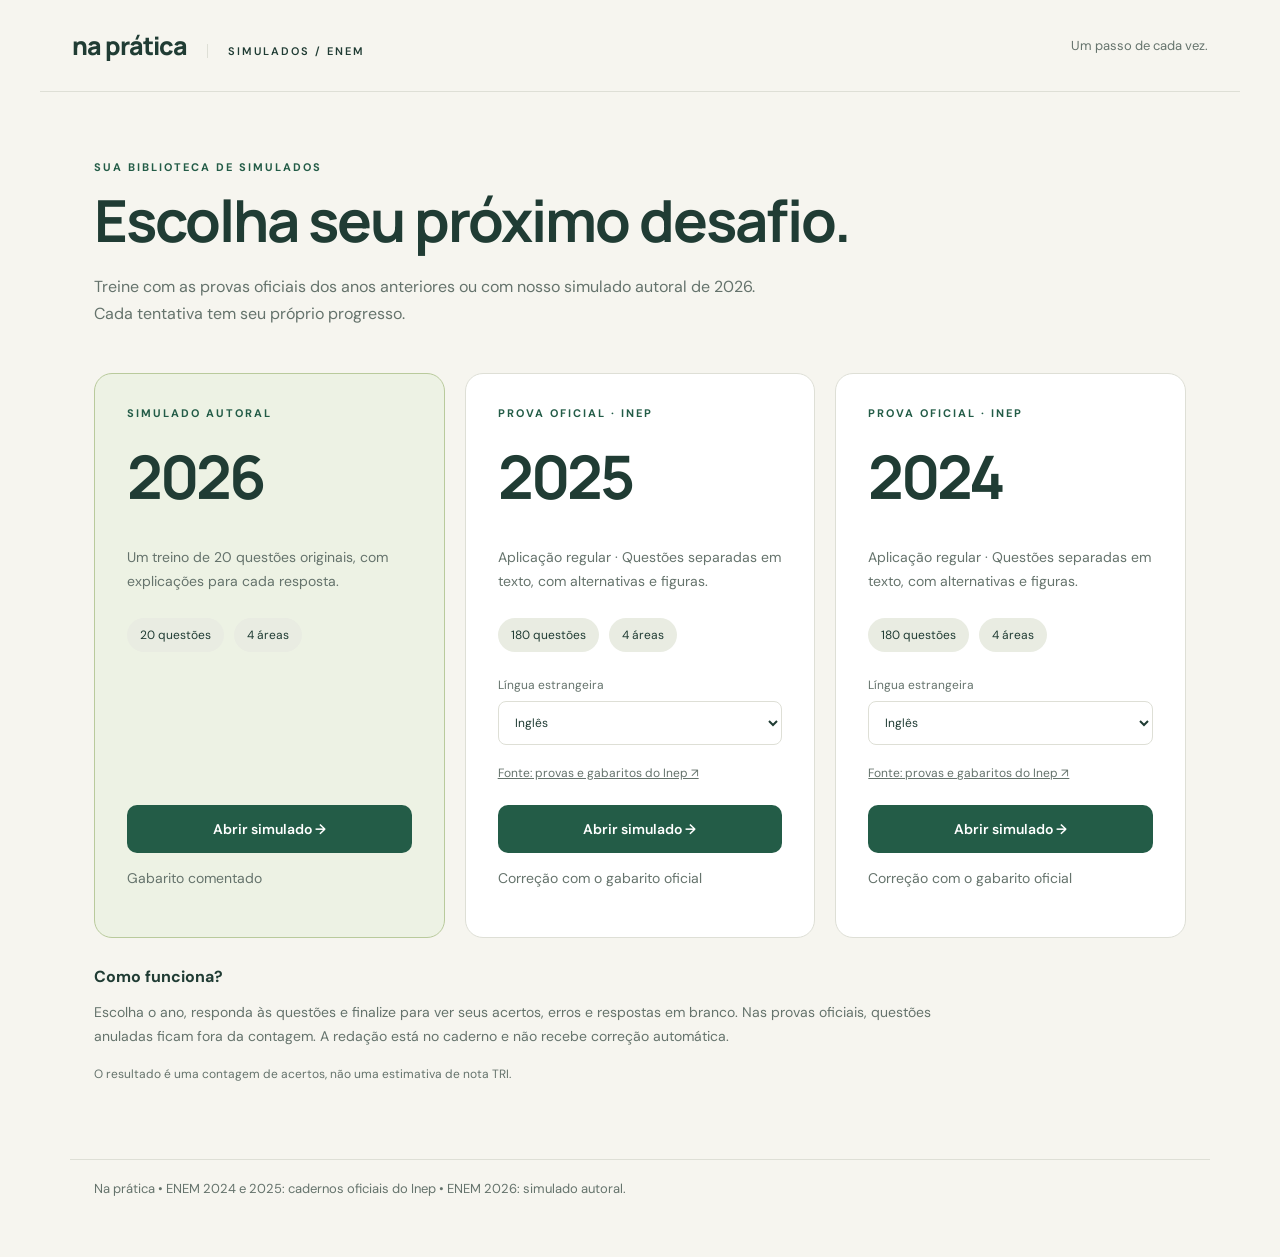
<file: index.html>
<!doctype html>
<html lang="pt-BR"><head><meta charset="utf-8"><meta name="viewport" content="width=device-width,initial-scale=1"><meta name="description" content="Treine com 20 questões originais no estilo ENEM e confira sua correção comentada."><title>Na prática — Simulado ENEM 2026</title><link rel="stylesheet" href="assets/css/main.css"><script defer src="assets/data/questions.js"></script><script defer src="assets/js/app.js"></script><link rel="stylesheet" href="assets/css/hub.css"><script defer src="assets/data/official.js"></script><script defer src="assets/js/hub.js"></script><link rel="stylesheet" href="assets/css/official-text.css"><script defer src="assets/js/question-figures.js"></script><script defer src="assets/js/official-text.js"></script></head><body>
<header><a class="brand" href="./">na prática<span>SIMULADOS / ENEM</span></a><span class="header-note">Um passo de cada vez.</span></header>
<main id="main"></main>
<footer>Na prática • ENEM 2024 e 2025: cadernos oficiais do Inep • ENEM 2026: simulado autoral.</footer>
<dialog id="confirm"><h2>Finalizar o simulado?</h2><p id="confirm-text"></p><div class="actions"><button id="cancel" class="secondary">Continuar respondendo</button><button id="submit">Ver meu resultado</button></div></dialog>
</body></html>
</file>
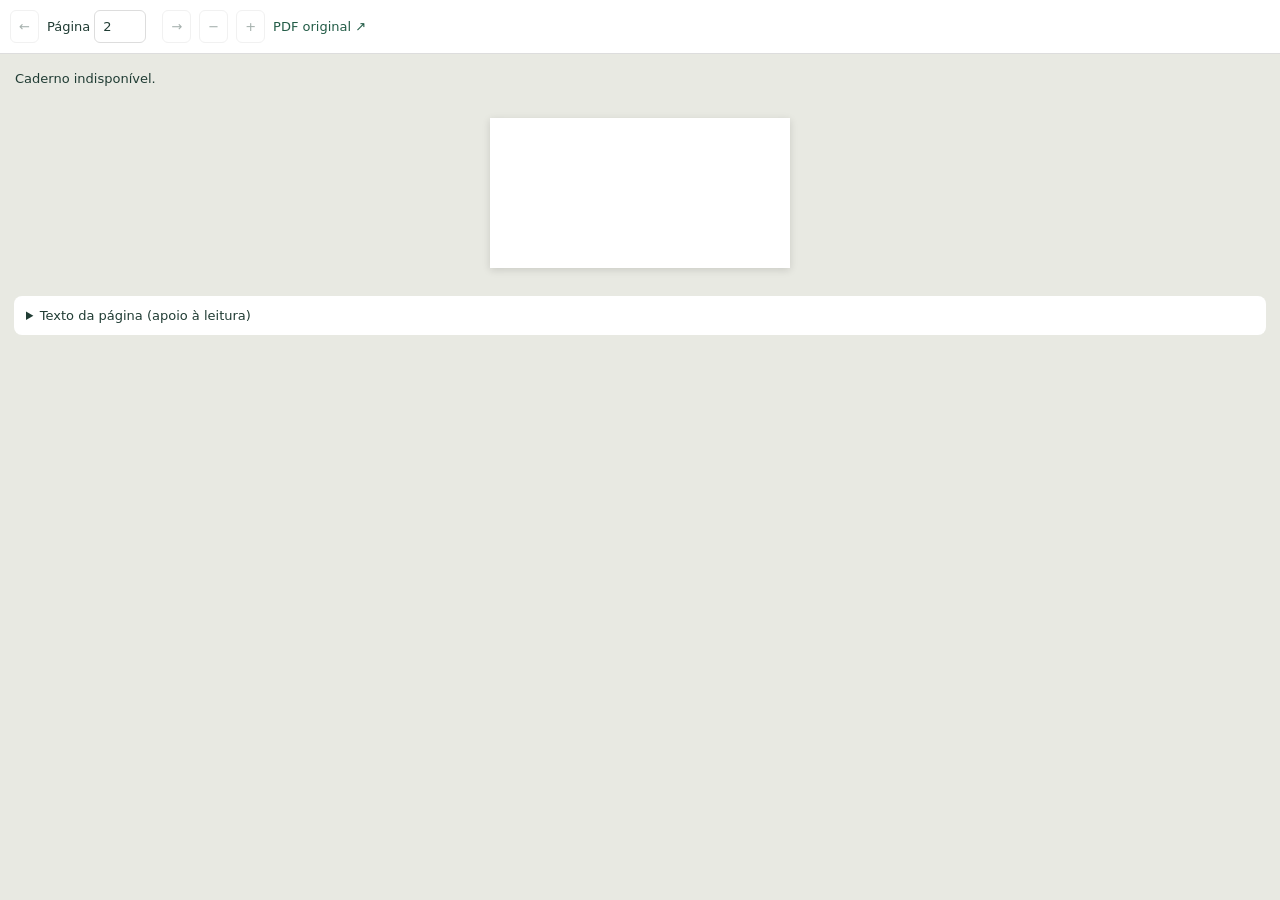
<file: pages/reader.html>
<!doctype html><html lang="pt-BR"><head><meta charset="utf-8"><meta name="viewport" content="width=device-width,initial-scale=1"><title>Caderno oficial do ENEM</title><link rel="stylesheet" href="../assets/css/reader.css"><script type="module" src="../assets/js/reader.js"></script></head><body><div class="toolbar"><button id="prev" aria-label="Página anterior" disabled>←</button><label>Página <input id="number" type="number" min="1" value="2" aria-label="Número da página"></label><span id="total"></span><button id="next" aria-label="Próxima página" disabled>→</button><button id="minus" aria-label="Diminuir zoom" disabled>−</button><button id="plus" aria-label="Aumentar zoom" disabled>+</button><a id="source" target="_blank" rel="noopener">PDF original ↗</a></div><div id="status" role="status">Carregando o caderno oficial do Inep…</div><div id="page"><canvas id="canvas" aria-label="Página do caderno oficial"></canvas></div><details><summary>Texto da página (apoio à leitura)</summary><div id="text"></div></details></body></html>
</file>
<file: assets/css/main.css>
@import url('https://fonts.googleapis.com/css2?family=DM+Sans:wght@400;500;600;700&family=Manrope:wght@400;600;700;800&display=swap');
:root{--bg:#f6f5ef;--ink:#203c34;--muted:#65736c;--green:#235c47;--line:#dedfd6;--accent:#d9f28a}*{box-sizing:border-box}body{margin:0;background:var(--bg);color:var(--ink);font-family:'DM Sans',sans-serif;font-size:16px}header{max-width:1200px;margin:auto;padding:28px 32px;display:flex;justify-content:space-between;align-items:center;border-bottom:1px solid var(--line)}.brand{font-family:Manrope,sans-serif;font-weight:800;font-size:25px;color:var(--ink);text-decoration:none;letter-spacing:-1px}.brand span{display:inline-block;margin-left:20px;font:600 11px 'DM Sans',sans-serif;letter-spacing:2px;border-left:1px solid var(--line);padding-left:20px}.header-note,footer{color:var(--muted);font-size:13px}main{max-width:1140px;margin:48px auto;padding:0 24px}h1,h2,h3{font-family:Manrope,sans-serif}h1{font-size:clamp(34px,5vw,58px);line-height:1.12;letter-spacing:-2px;margin:14px 0 20px}h2{font-size:26px;letter-spacing:-.7px}p{line-height:1.7}.eyebrow{font-size:11px;font-weight:700;letter-spacing:2px;text-transform:uppercase;color:var(--green)}.intro{display:grid;grid-template-columns:1.2fr 1fr;gap:56px;align-items:center;padding:32px 0 60px}.intro p{color:var(--muted);max-width:470px}.intro-art{background:var(--green);color:white;border-radius:24px;padding:38px;position:relative;overflow:hidden}.intro-art:after{content:'✳';position:absolute;font-size:200px;color:#ffffff0b;right:-25px;top:-50px}.intro-art h2{font-size:32px;margin:12px 0}.stat{font:800 80px Manrope,sans-serif;color:var(--accent);line-height:1.2}.chips{display:flex;gap:10px;flex-wrap:wrap;margin:25px 0}.chip{background:#e9ece2;padding:9px 13px;border-radius:30px;font-size:12px}.subjects{display:grid;grid-template-columns:repeat(4,1fr);gap:16px}.subject{border-top:1px solid var(--line);padding:22px 0}.subject b{display:block;margin-bottom:8px}.subject span{color:var(--muted);font-size:13px}button{font:600 14px 'DM Sans',sans-serif;background:var(--green);color:white;border:1px solid transparent;border-radius:10px;padding:14px 22px;cursor:pointer;transition:.15s}button:hover{filter:brightness(1.08)}button:focus-visible,a:focus-visible,input:focus-visible{outline:3px solid #8aac38;outline-offset:3px}button:disabled{opacity:.4;cursor:default}.secondary{background:transparent;border-color:var(--line);color:var(--ink)}.actions{display:flex;gap:12px;align-items:center;flex-wrap:wrap}.exam-top{display:flex;justify-content:space-between;align-items:center;gap:15px;margin-bottom:25px}.exam-top h1{font-size:30px;margin:8px 0}.progress{height:5px;background:#e0e5db;border-radius:20px;margin:16px 0}.progress>div{height:100%;background:var(--green);border-radius:20px;transition:width .2s}.layout{display:grid;grid-template-columns:1fr 260px;gap:24px;align-items:start}.card{background:#fff;border:1px solid var(--line);border-radius:18px;padding:32px}.question-title{font-size:13px;color:var(--muted);margin-bottom:24px}.passage{white-space:pre-line;background:var(--bg);border-left:3px solid #b2c77d;padding:18px 22px;margin:22px 0;line-height:1.8}.prompt{font-weight:600}.options{display:grid;gap:10px;margin:24px 0}.option{display:flex;gap:14px;align-items:center;padding:15px;border:1px solid var(--line);border-radius:10px;cursor:pointer;line-height:1.5}.option:has(input:checked){background:#eff6e4;border-color:#799854}.option input{position:absolute;opacity:0}.letter{flex-shrink:0;border:1px solid var(--line);border-radius:7px;width:30px;height:30px;display:grid;place-items:center;font-size:13px;font-weight:700}.option:has(input:checked) .letter{background:var(--green);color:white;border-color:var(--green)}.nav-actions{display:flex;justify-content:space-between;gap:10px;margin-top:28px;padding-top:22px;border-top:1px solid var(--line)}.map{padding:24px}.map h3{margin:0 0 8px;font-size:16px}.map p{font-size:12px;color:var(--muted)}.grid{display:grid;grid-template-columns:repeat(5,1fr);gap:8px;margin:20px 0}.grid button{padding:0;height:36px;border-radius:7px;background:var(--bg);color:var(--ink);border:1px solid var(--line);font-size:12px}.grid button.answered{background:#e8f0da;border-color:#b2c77d}.grid button.current{background:var(--green);color:white;border-color:var(--green)}.legend{font-size:11px;color:var(--muted)}.save-note{margin-top:20px;font-size:12px;color:var(--muted)}footer{max-width:1140px;margin:40px auto;padding:20px 24px;border-top:1px solid var(--line)}dialog{border:1px solid var(--line);border-radius:18px;padding:30px;max-width:500px;width:calc(100% - 32px);color:var(--ink)}dialog::backdrop{background:#152e2680}.result-hero{display:grid;grid-template-columns:1fr auto;gap:24px;background:var(--green);color:white;padding:40px;border-radius:22px;margin-bottom:24px}.result-hero h1{font-size:40px}.result-hero .eyebrow{color:var(--accent)}.score{font:800 75px Manrope,sans-serif;color:var(--accent);align-self:center}.score small{font-size:22px;color:#dce8df}.area-results{display:grid;grid-template-columns:repeat(4,1fr);gap:12px;margin:24px 0}.area-results .card{padding:20px}.area-results b{font-size:14px}.area-results strong{display:block;font:800 27px Manrope,sans-serif;margin-top:12px}.review{margin:18px 0}.badge{font-size:11px;padding:6px 10px;border-radius:20px;background:#e7f2dc;color:#365c21}.badge.wrong{background:#fce9e2;color:#98462c}.review summary{cursor:pointer;display:flex;justify-content:space-between;align-items:center;gap:12px;font-weight:600;list-style:none}.review .answer{padding:12px 16px;border-radius:8px;background:var(--bg);font-size:14px;margin:10px 0}.review .correct{background:#edf4e5}.review .incorrect{background:#fdf0ec}.explanation{font-size:14px;color:var(--muted)}.result-controls{display:flex;justify-content:space-between;align-items:center;gap:16px;flex-wrap:wrap;margin:40px 0 22px}.result-controls h2{margin:0}.small{font-size:12px;color:var(--muted)}@media(max-width:800px){.layout{grid-template-columns:1fr}.map{order:-1}.map .grid{grid-template-columns:repeat(10,1fr);margin:12px 0}.map p,.legend{display:none}.intro{grid-template-columns:1fr;gap:24px;padding-top:0}.intro-art{padding:26px}.stat{font-size:55px}.subjects,.area-results{grid-template-columns:repeat(2,1fr)}header{padding:20px}.header-note{display:none}main{margin-top:28px;padding:0 16px}.card{padding:23px}.result-hero{padding:26px;grid-template-columns:1fr}.score{font-size:60px}.exam-top{align-items:flex-start}.exam-top h1{font-size:25px}.brand span{margin-left:12px;padding-left:12px}.result-hero h1{font-size:33px}}@media(prefers-reduced-motion:reduce){*{transition:none!important}}
</file>
<file: assets/css/hub.css>
.hub-intro{max-width:800px;padding:20px 0 30px}.hub-intro p{color:var(--muted);max-width:680px}.exam-cards{display:grid;grid-template-columns:repeat(3,1fr);gap:20px}.exam-card{display:flex;flex-direction:column;align-items:flex-start}.exam-card h2{font-size:60px;letter-spacing:-3px;margin:15px 0}.exam-card p{color:var(--muted);font-size:14px}.exam-card .chips{margin:10px 0 25px}.exam-card button{margin-top:auto;width:100%}.exam-card>a{margin:0 0 24px}.exam-card.featured{background:#edf2e4;border-color:#b9ca9c}.language-label{font-size:12px;color:var(--muted);display:block;width:100%;margin-bottom:20px}select{display:block;padding:12px;margin-top:8px;width:100%;background:white;color:var(--ink);border:1px solid var(--line);border-radius:8px;font:inherit}.hub-note{padding:28px 0;max-width:850px}.hub-note p{color:var(--muted);font-size:14px}.switch-exam{margin-bottom:24px}.official-tabs{display:flex;gap:12px;align-items:center;flex-wrap:wrap}.official-tabs a,.actions a{color:var(--green);font-size:13px}.official-layout{display:grid;grid-template-columns:minmax(0,1.65fr) minmax(300px,1fr);gap:20px;align-items:start}.pdf-card{height:78vh;min-height:500px;border:1px solid var(--line);border-radius:14px;overflow:hidden;background:white}.pdf-card iframe{border:0;width:100%;height:100%}.official-options{display:flex;gap:8px;margin:20px 0}.official-options .option{padding:9px;flex:1;justify-content:center}.official-options .letter{border:0}.official-grid{grid-template-columns:repeat(9,1fr);gap:5px}.official-grid button{height:31px;font-size:11px}.map-title{font-size:14px;margin-top:25px}.official-review{display:grid;grid-template-columns:repeat(4,1fr);gap:12px}.answer-review{padding:18px}.answer-review b{font-size:14px}.answer-review .badge{display:block;width:fit-content;margin-top:10px}.answer-review p{font-size:14px}.option:focus-within{outline:3px solid #8aac38;outline-offset:2px}#official-panel{padding:22px}#official-panel h2{margin:10px 0}#official-panel .nav-actions button{padding:12px}.brand{cursor:pointer}@media(max-width:900px){.exam-cards{grid-template-columns:1fr}.exam-card h2{font-size:45px}.official-layout{grid-template-columns:1fr}.pdf-card{height:55vh;min-height:350px}.official-review{grid-template-columns:repeat(2,1fr)}.official-grid{grid-template-columns:repeat(10,1fr)}.official-tabs button{font-size:12px;padding:12px}.hub-intro{padding-top:0}}
</file>
<file: assets/css/official-text.css>
.text-exam-layout{display:grid;grid-template-columns:minmax(0,1fr) 280px;gap:22px;align-items:start}.question-text-card h2{margin:16px 0 24px;font-size:30px}.question-statement{white-space:pre-line;line-height:1.8;font-size:16px;overflow-wrap:anywhere}.text-alternatives .option{align-items:flex-start}.alternative-content{white-space:pre-line;overflow-wrap:anywhere;flex:1;min-width:0}.exam-figure{margin:20px 0;max-width:100%;overflow:auto}.exam-figure canvas{display:block;max-width:100%;height:auto;background:white}.exam-figure figcaption{margin-top:8px;font-size:11px}.alternative-content .exam-figure{margin:12px 0}.question-original{margin-top:28px;border-top:1px solid var(--line);padding-top:18px}.question-original summary{font-size:13px;color:var(--muted);cursor:pointer}.correct-choice{border-color:#799854;background:#eff6e4}.answer-review button{font-size:12px;padding:8px 10px}.text-exam-layout aside{position:sticky;top:18px}.text-exam-layout .official-grid{grid-template-columns:repeat(6,1fr)}@media(max-width:850px){.text-exam-layout{grid-template-columns:1fr}.text-exam-layout aside{position:static;order:2}.text-exam-layout .official-grid{grid-template-columns:repeat(10,1fr)}.question-text-card{padding:22px}.question-statement{font-size:16px}}
</file>
<file: assets/css/reader.css>
*{box-sizing:border-box}body{margin:0;font:13px system-ui,sans-serif;background:#e8e9e2;color:#203c34}.toolbar{position:sticky;top:0;z-index:2;display:flex;gap:8px;align-items:center;flex-wrap:wrap;padding:10px;background:#fff;border-bottom:1px solid #ddd}button,input{font:inherit;padding:8px;border:1px solid #ddd;border-radius:6px;background:#fff;color:#203c34}button{cursor:pointer}button:disabled{opacity:.4}input{width:52px}#status{padding:15px;line-height:1.5}#page{display:flex;justify-content:center;padding:14px;overflow:auto}canvas{box-shadow:0 2px 8px #0002;background:white;max-width:none}details{margin:14px;padding:12px;background:white;border-radius:8px}#text{white-space:pre-wrap;line-height:1.6}a{color:#235c47}
</file>
